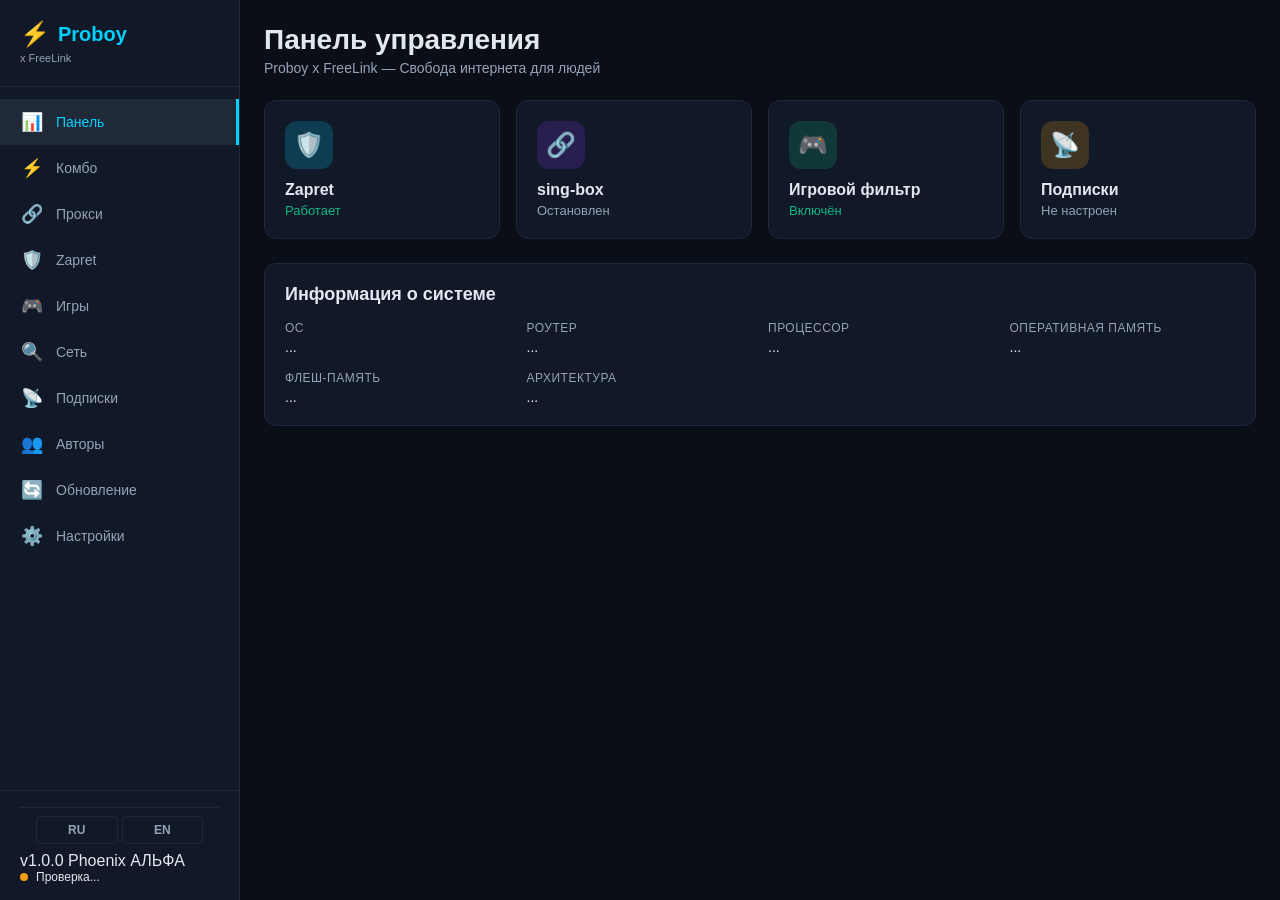
<file: web/index.html>
<!DOCTYPE html>
<html lang="ru">
<head>
    <meta charset="UTF-8">
    <meta name="viewport" content="width=device-width, initial-scale=1.0">
    <title>Proboy v1.0.0 Phoenix (ALPHA)</title>
    <link rel="stylesheet" href="css/proboy.css">
    <link rel="icon" href="data:image/svg+xml,<svg xmlns='http://www.w3.org/2000/svg' viewBox='0 0 100 100'><text y='.9em' font-size='90'>🛡️</text></svg>">
</head>
<body>
    <div class="app">
        <!-- Sidebar -->
        <nav class="sidebar">
            <div class="sidebar-header">
                <div class="logo">
                    <span class="logo-icon">⚡</span>
                    <span class="logo-text">Proboy</span>
                </div>
                <span class="logo-sub">x FreeLink</span>
            </div>

            <ul class="nav-menu">
                <li class="nav-item active" data-page="dashboard">
                    <span class="nav-icon">📊</span>
                    <span class="nav-label" data-i18n="dashboard">Панель</span>
                </li>
                <li class="nav-item" data-page="combo">
                    <span class="nav-icon">⚡</span>
                    <span class="nav-label" data-i18n="combo">Комбо</span>
                </li>
                <li class="nav-item" data-page="proxy">
                    <span class="nav-icon">🔗</span>
                    <span class="nav-label" data-i18n="proxy">Прокси</span>
                </li>
                <li class="nav-item" data-page="zapret">
                    <span class="nav-icon">🛡️</span>
                    <span class="nav-label" data-i18n="zapret">Zapret</span>
                </li>
                <li class="nav-item" data-page="games">
                    <span class="nav-icon">🎮</span>
                    <span class="nav-label" data-i18n="games">Игры</span>
                </li>
                <li class="nav-item" data-page="network">
                    <span class="nav-icon">🔍</span>
                    <span class="nav-label" data-i18n="network">Сеть</span>
                </li>
                <li class="nav-item" data-page="subscriptions">
                    <span class="nav-icon">📡</span>
                    <span class="nav-label" data-i18n="subscriptions">Подписки</span>
                </li>
                <li class="nav-item" data-page="authors">
                    <span class="nav-icon">👥</span>
                    <span class="nav-label" data-i18n="authors">Авторы</span>
                </li>
                <li class="nav-item" data-page="update">
                    <span class="nav-icon">🔄</span>
                    <span class="nav-label" data-i18n="update">Обновление</span>
                </li>
                <li class="nav-item" data-page="settings">
                    <span class="nav-icon">⚙️</span>
                    <span class="nav-label" data-i18n="settings">Настройки</span>
                </li>
            </ul>

            <div class="sidebar-footer">
                <div class="lang-switcher">
                    <button class="lang-btn" onclick="setLang('ru')" id="langRu">RU</button>
                    <button class="lang-btn" onclick="setLang('en')" id="langEn">EN</button>
                </div>
                <div class="version-info">
                    <span class="version-tag">v1.0.0 Phoenix</span>
                    <span class="alpha-tag" data-i18n="alpha">АЛЬФА</span>
                </div>
                <div class="status-indicator">
                    <span class="status-dot" id="statusDot"></span>
                    <span class="status-text" id="statusText" data-i18n="checking">Проверка...</span>
                </div>
            </div>
        </nav>

        <!-- Main Content -->
        <main class="main-content">
            <div class="page" id="page-dashboard">
                <div class="page-header">
                    <h1 data-i18n="dashboard_title">Панель управления</h1>
                    <p data-i18n="dashboard_desc">Proboy x FreeLink — Свобода интернета для людей</p>
                </div>
                <div class="cards-grid">
                    <div class="card">
                        <div class="card-icon" style="background: #00d2ff33;">🛡️</div>
                        <div class="card-content">
                            <h3>Zapret</h3>
                            <p class="status status-ok" id="zapretStatus" data-i18n="running">Работает</p>
                        </div>
                    </div>
                    <div class="card">
                        <div class="card-icon" style="background: #7c3aed33;">🔗</div>
                        <div class="card-content">
                            <h3>sing-box</h3>
                            <p class="status" id="singboxStatus" data-i18n="stopped">Остановлен</p>
                        </div>
                    </div>
                    <div class="card">
                        <div class="card-icon" style="background: #10b98133;">🎮</div>
                        <div class="card-content">
                            <h3 data-i18n="games_title">Игровой фильтр</h3>
                            <p class="status status-ok" id="gameStatus" data-i18n="enabled">Включён</p>
                        </div>
                    </div>
                    <div class="card">
                        <div class="card-icon" style="background: #f59e0b33;">📡</div>
                        <div class="card-content">
                            <h3 data-i18n="subscriptions">Подписки</h3>
                            <p class="status" id="subStatus" data-i18n="not_configured">Не настроен</p>
                        </div>
                    </div>
                </div>

                <div class="card mt-4">
                    <div class="card-header">
                        <h2 data-i18n="system_info">Информация о системе</h2>
                    </div>
                    <div class="card-body" id="systemInfo">
                        <div class="info-grid">
                            <div class="info-item">
                                <span class="info-label" data-i18n="os">ОС</span>
                                <span class="info-value" id="infoOS">...</span>
                            </div>
                            <div class="info-item">
                                <span class="info-label" data-i18n="router">Роутер</span>
                                <span class="info-value" id="infoRouter">...</span>
                            </div>
                            <div class="info-item">
                                <span class="info-label" data-i18n="cpu">Процессор</span>
                                <span class="info-value" id="infoCPU">...</span>
                            </div>
                            <div class="info-item">
                                <span class="info-label" data-i18n="ram">ОЗУ</span>
                                <span class="info-value" id="infoRAM">...</span>
                            </div>
                            <div class="info-item">
                                <span class="info-label" data-i18n="flash">Флеш</span>
                                <span class="info-value" id="infoFlash">...</span>
                            </div>
                            <div class="info-item">
                                <span class="info-label" data-i18n="arch">Архитектура</span>
                                <span class="info-value" id="infoArch">...</span>
                            </div>
                        </div>
                    </div>
                </div>
            </div>

            <!-- Pages loaded dynamically -->
            <div class="page" id="page-combo" style="display:none;"></div>
            <div class="page" id="page-proxy" style="display:none;"></div>
            <div class="page" id="page-zapret" style="display:none;"></div>
            <div class="page" id="page-games" style="display:none;"></div>
            <div class="page" id="page-network" style="display:none;"></div>
            <div class="page" id="page-subscriptions" style="display:none;"></div>
            <div class="page" id="page-authors" style="display:none;"></div>
            <div class="page" id="page-update" style="display:none;"></div>
            <div class="page" id="page-settings" style="display:none;"></div>
        </main>
    </div>

    <script src="js/i18n.js"></script>
    <script src="js/api.js"></script>
    <script src="js/combo.js"></script>
    <script src="js/app.js"></script>
    <script>
        // Apply translations on load
        document.addEventListener('DOMContentLoaded', function() {
            // Highlight current language button
            const lang = localStorage.getItem('proboy-lang') || 'ru';
            document.getElementById('lang' + lang.toUpperCase())?.classList.add('active');
            updateAllTranslations();
        });
    </script>
</body>
</html>
</file>
<file: web/css/proboy.css>
/* Proboy x FreeLink — Internet Freedom for People */

:root {
    --bg: #0a0e17;
    --bg-card: #111827;
    --bg-hover: #1f2937;
    --border: #1e293b;
    --text: #e2e8f0;
    --text-dim: #94a3b8;
    --accent: #00d2ff;
    --accent2: #7c3aed;
    --green: #10b981;
    --red: #ef4444;
    --yellow: #f59e0b;
    --sidebar-w: 240px;
}

* { margin: 0; padding: 0; box-sizing: border-box; }

body {
    font-family: -apple-system, BlinkMacSystemFont, 'Segoe UI', Roboto, sans-serif;
    background: var(--bg);
    color: var(--text);
    min-height: 100vh;
}

.app {
    display: flex;
    min-height: 100vh;
}

/* Sidebar */
.sidebar {
    width: var(--sidebar-w);
    background: var(--bg-card);
    border-right: 1px solid var(--border);
    display: flex;
    flex-direction: column;
    position: fixed;
    height: 100vh;
    z-index: 100;
}

.sidebar-header {
    padding: 20px;
    border-bottom: 1px solid var(--border);
}

.logo {
    display: flex;
    align-items: center;
    gap: 8px;
}

.logo-icon {
    font-size: 24px;
}

.logo-text {
    font-size: 20px;
    font-weight: 700;
    color: var(--accent);
}

.logo-sub {
    font-size: 11px;
    color: var(--text-dim);
    margin-top: 2px;
}

.nav-menu {
    list-style: none;
    padding: 12px 0;
    flex: 1;
}

.nav-item {
    display: flex;
    align-items: center;
    gap: 12px;
    padding: 12px 20px;
    cursor: pointer;
    transition: all 0.2s;
    color: var(--text-dim);
    font-size: 14px;
}

.nav-item:hover {
    background: var(--bg-hover);
    color: var(--text);
}

.nav-item.active {
    background: var(--bg-hover);
    color: var(--accent);
    border-right: 3px solid var(--accent);
}

.nav-icon {
    font-size: 18px;
    width: 24px;
    text-align: center;
}

.sidebar-footer {
    padding: 16px 20px;
    border-top: 1px solid var(--border);
}

.status-indicator {
    display: flex;
    align-items: center;
    gap: 8px;
    font-size: 12px;
}

.status-dot {
    width: 8px;
    height: 8px;
    border-radius: 50%;
    background: var(--yellow);
    animation: pulse 2s infinite;
}

.status-dot.ok { background: var(--green); }
.status-dot.error { background: var(--red); }

@keyframes pulse {
    0%, 100% { opacity: 1; }
    50% { opacity: 0.5; }
}

/* Main Content */
.main-content {
    margin-left: var(--sidebar-w);
    padding: 24px;
    flex: 1;
    min-height: 100vh;
}

.page-header {
    margin-bottom: 24px;
}

.page-header h1 {
    font-size: 28px;
    font-weight: 700;
    margin-bottom: 4px;
}

.page-header p {
    color: var(--text-dim);
    font-size: 14px;
}

/* Cards */
.cards-grid {
    display: grid;
    grid-template-columns: repeat(auto-fill, minmax(220px, 1fr));
    gap: 16px;
}

.card {
    background: var(--bg-card);
    border: 1px solid var(--border);
    border-radius: 12px;
    padding: 20px;
    transition: transform 0.2s, box-shadow 0.2s;
}

.card:hover {
    transform: translateY(-2px);
    box-shadow: 0 8px 24px rgba(0, 0, 0, 0.3);
}

.card-icon {
    width: 48px;
    height: 48px;
    border-radius: 12px;
    display: flex;
    align-items: center;
    justify-content: center;
    font-size: 24px;
    margin-bottom: 12px;
}

.card-content h3 {
    font-size: 16px;
    font-weight: 600;
    margin-bottom: 4px;
}

.card-content p {
    font-size: 13px;
}

.card-header {
    margin-bottom: 16px;
}

.card-header h2 {
    font-size: 18px;
    font-weight: 600;
}

.card-body {
    padding: 0;
}

/* Status */
.status {
    font-size: 13px;
    color: var(--text-dim);
}

.status-ok { color: var(--green); }
.status-error { color: var(--red); }
.status-warn { color: var(--yellow); }

/* Info Grid */
.info-grid {
    display: grid;
    grid-template-columns: repeat(auto-fill, minmax(200px, 1fr));
    gap: 16px;
}

.info-item {
    display: flex;
    flex-direction: column;
    gap: 4px;
}

.info-label {
    font-size: 12px;
    color: var(--text-dim);
    text-transform: uppercase;
    letter-spacing: 0.5px;
}

.info-value {
    font-size: 14px;
    font-weight: 500;
}

/* Buttons */
.btn {
    display: inline-flex;
    align-items: center;
    gap: 8px;
    padding: 10px 20px;
    border: none;
    border-radius: 8px;
    font-size: 14px;
    font-weight: 500;
    cursor: pointer;
    transition: all 0.2s;
}

.btn-primary {
    background: var(--accent);
    color: #000;
}

.btn-primary:hover {
    background: #00bce6;
}

.btn-secondary {
    background: var(--bg-hover);
    color: var(--text);
    border: 1px solid var(--border);
}

.btn-secondary:hover {
    background: #2d3748;
}

.btn-danger {
    background: var(--red);
    color: white;
}

.btn-danger:hover {
    background: #dc2626;
}

/* Forms */
.form-group {
    margin-bottom: 16px;
}

.form-group label {
    display: block;
    font-size: 13px;
    color: var(--text-dim);
    margin-bottom: 6px;
}

.form-input {
    width: 100%;
    padding: 10px 14px;
    background: var(--bg);
    border: 1px solid var(--border);
    border-radius: 8px;
    color: var(--text);
    font-size: 14px;
    transition: border-color 0.2s;
}

.form-input:focus {
    outline: none;
    border-color: var(--accent);
}

select.form-input {
    appearance: none;
    background-image: url("data:image/svg+xml,%3Csvg xmlns='http://www.w3.org/2000/svg' width='12' height='12' fill='%2394a3b8' viewBox='0 0 16 16'%3E%3Cpath d='M8 11L3 6h10z'/%3E%3C/svg%3E");
    background-repeat: no-repeat;
    background-position: right 12px center;
    padding-right: 36px;
}

/* Tables */
.table {
    width: 100%;
    border-collapse: collapse;
}

.table th,
.table td {
    padding: 12px 16px;
    text-align: left;
    border-bottom: 1px solid var(--border);
}

.table th {
    font-size: 12px;
    color: var(--text-dim);
    text-transform: uppercase;
    letter-spacing: 0.5px;
}

.table tr:hover {
    background: var(--bg-hover);
}

/* Utility */
.mt-4 { margin-top: 24px; }
.mb-4 { margin-bottom: 24px; }
.flex { display: flex; }
.flex-between { display: flex; justify-content: space-between; align-items: center; }
.gap-2 { gap: 8px; }
.gap-4 { gap: 16px; }

/* Mobile */
@media (max-width: 768px) {
    .sidebar {
        width: 60px;
    }
    .sidebar .nav-label,
    .sidebar .logo-text,
    .sidebar .logo-sub,
    .sidebar .status-text {
        display: none;
    }
    .main-content {
        margin-left: 60px;
        padding: 16px;
    }
    .cards-grid {
        grid-template-columns: 1fr;
    }
    .info-grid {
        grid-template-columns: 1fr;
    }
}

/* Language Switcher */
.lang-switcher {
    display: flex;
    gap: 4px;
    padding: 8px 16px;
    border-top: 1px solid var(--border);
}

.lang-btn {
    flex: 1;
    padding: 6px;
    border: 1px solid var(--border);
    background: transparent;
    color: var(--text-dim);
    border-radius: 4px;
    cursor: pointer;
    font-size: 12px;
    font-weight: 600;
    transition: all 0.2s;
}

.lang-btn:hover {
    background: var(--bg-hover);
    color: var(--text);
}

.lang-btn.active {
    background: var(--accent);
    color: var(--bg);
    border-color: var(--accent);
}

/* Combo Builder */
.combo-grid {
    display: grid;
    grid-template-columns: repeat(auto-fill, minmax(200px, 1fr));
    gap: 16px;
    padding: 16px 0;
}

.combo-card {
    background: var(--bg-card);
    border: 1px solid var(--border);
    border-radius: 12px;
    padding: 20px;
    text-align: center;
    cursor: pointer;
    transition: all 0.2s;
}

.combo-card:hover {
    border-color: var(--accent);
    transform: translateY(-2px);
}

.combo-icon {
    font-size: 32px;
    margin-bottom: 12px;
}

.combo-card h3 {
    margin-bottom: 8px;
    color: var(--text);
}

.combo-card p {
    font-size: 13px;
    color: var(--text-dim);
    margin-bottom: 16px;
}
</file>
